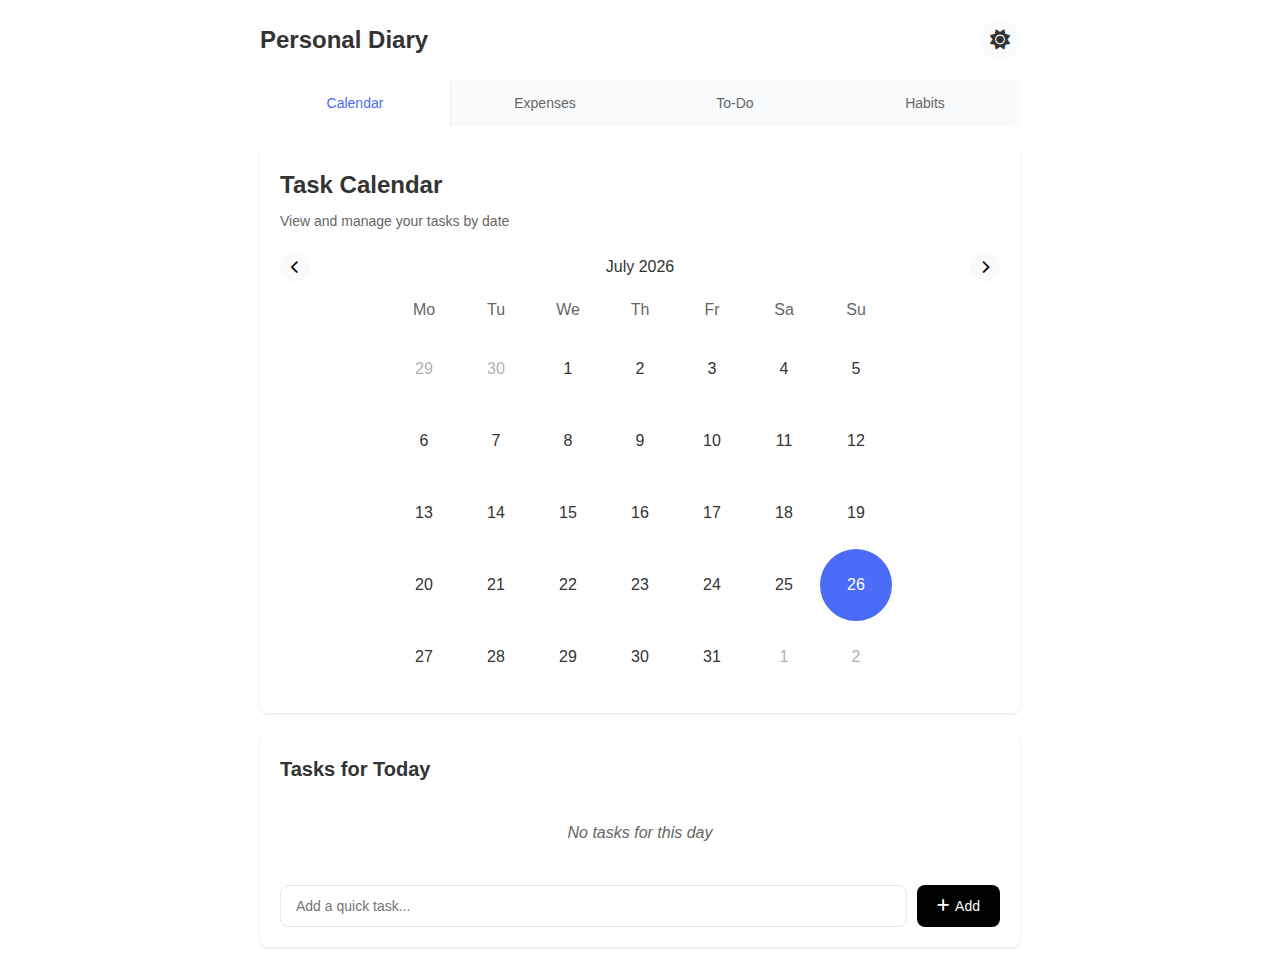
<file: index.html>
<!DOCTYPE html>
<html lang="en">
  <head>
    <meta charset="UTF-8" />
    <meta name="viewport" content="width=device-width, initial-scale=1.0" />
    <title>Personal Diary</title>
    <link rel="stylesheet" href="css/global.css" />
    <link rel="stylesheet" href="css/todo.css" />
    <link
      rel="stylesheet"
      href="https://cdnjs.cloudflare.com/ajax/libs/font-awesome/6.4.0/css/all.min.css"
    />
  </head>
  <body>
    <div class="app">
      <header class="header">
        <h1 class="header__title">Personal Diary</h1>
        <button class="header__theme-toggle" id="themeToggle">
          <i class="fas fa-sun"></i>
        </button>
      </header>

      <nav class="tabs">
        <a href="index.html" class="tabs__button tabs__button--active"
          >Calendar</a
        >
        <a href="expenses.html" class="tabs__button">Expenses</a>
        <a href="todo.html" class="tabs__button">To-Do</a>
        <a href="habits.html" class="tabs__button">Habits</a>
      </nav>

      <main class="content">
        <!-- Task Calendar Page -->
        <section class="page-content">
          <div class="task-calendar task-calendar--full">
            <h2 class="task-calendar__title">Task Calendar</h2>
            <p class="task-calendar__subtitle">
              View and manage your tasks by date
            </p>

            <div class="task-calendar__header">
              <button class="task-calendar__control" id="prevCalendarMonth">
                <i class="fas fa-chevron-left"></i>
              </button>
              <h3 class="task-calendar__month" id="taskCalendarMonth">
                March 2025
              </h3>
              <button class="task-calendar__control" id="nextCalendarMonth">
                <i class="fas fa-chevron-right"></i>
              </button>
            </div>

            <div class="task-calendar__weekdays">
              <div class="task-calendar__weekday">Mo</div>
              <div class="task-calendar__weekday">Tu</div>
              <div class="task-calendar__weekday">We</div>
              <div class="task-calendar__weekday">Th</div>
              <div class="task-calendar__weekday">Fr</div>
              <div class="task-calendar__weekday">Sa</div>
              <div class="task-calendar__weekday">Su</div>
            </div>

            <div class="task-calendar__days" id="taskCalendarDays">
              <!-- Days will be generated by JavaScript -->
            </div>
          </div>

          <div class="day-tasks">
            <h3 class="day-tasks__title">
              Tasks for <span id="selectedDate">Today</span>
            </h3>
            <div class="day-tasks__list" id="dayTasksList">
              <!-- Tasks will be generated by JavaScript -->
            </div>
            <div class="day-tasks__form">
              <input
                type="text"
                class="day-tasks__input"
                id="quickTaskInput"
                placeholder="Add a quick task..."
              />
              <button class="day-tasks__add-btn" id="quickAddTaskBtn">
                <i class="fas fa-plus"></i> Add
              </button>
            </div>
          </div>

          <!-- Task Modal -->
          <div class="modal" id="taskModal">
            <div class="modal__content">
              <div class="modal__header">
                <h3 class="modal__title">Add Task</h3>
                <button class="modal__close" id="closeTaskModal">
                  &times;
                </button>
              </div>
              <div class="modal__body">
                <form id="taskForm">
                  <div class="form-group">
                    <label for="taskTitle">Task</label>
                    <input
                      type="text"
                      id="taskTitle"
                      class="form-control"
                      placeholder="Enter task title"
                    />
                  </div>
                  <div class="form-group">
                    <label for="taskCategory">Category</label>
                    <select id="taskCategory" class="form-control">
                      <option value="work">Work</option>
                      <option value="personal">Personal</option>
                      <option value="health">Health</option>
                    </select>
                  </div>
                  <div class="form-group">
                    <label for="taskDueDate">Due Date</label>
                    <input type="date" id="taskDueDate" class="form-control" />
                  </div>
                  <div class="form-group">
                    <label for="taskPriority">Priority</label>
                    <select id="taskPriority" class="form-control">
                      <option value="low">Low</option>
                      <option value="medium">Medium</option>
                      <option value="high">High</option>
                    </select>
                  </div>
                  <button type="submit" class="form-submit">Save Task</button>
                </form>
              </div>
            </div>
          </div>
        </section>
      </main>
    </div>

    <script src="js/storage.js" type="module"></script>
    <script src="js/calendar.js" type="module"></script>
    <script src="js/page-init.js" type="module"></script>
  </body>
</html>
</file>
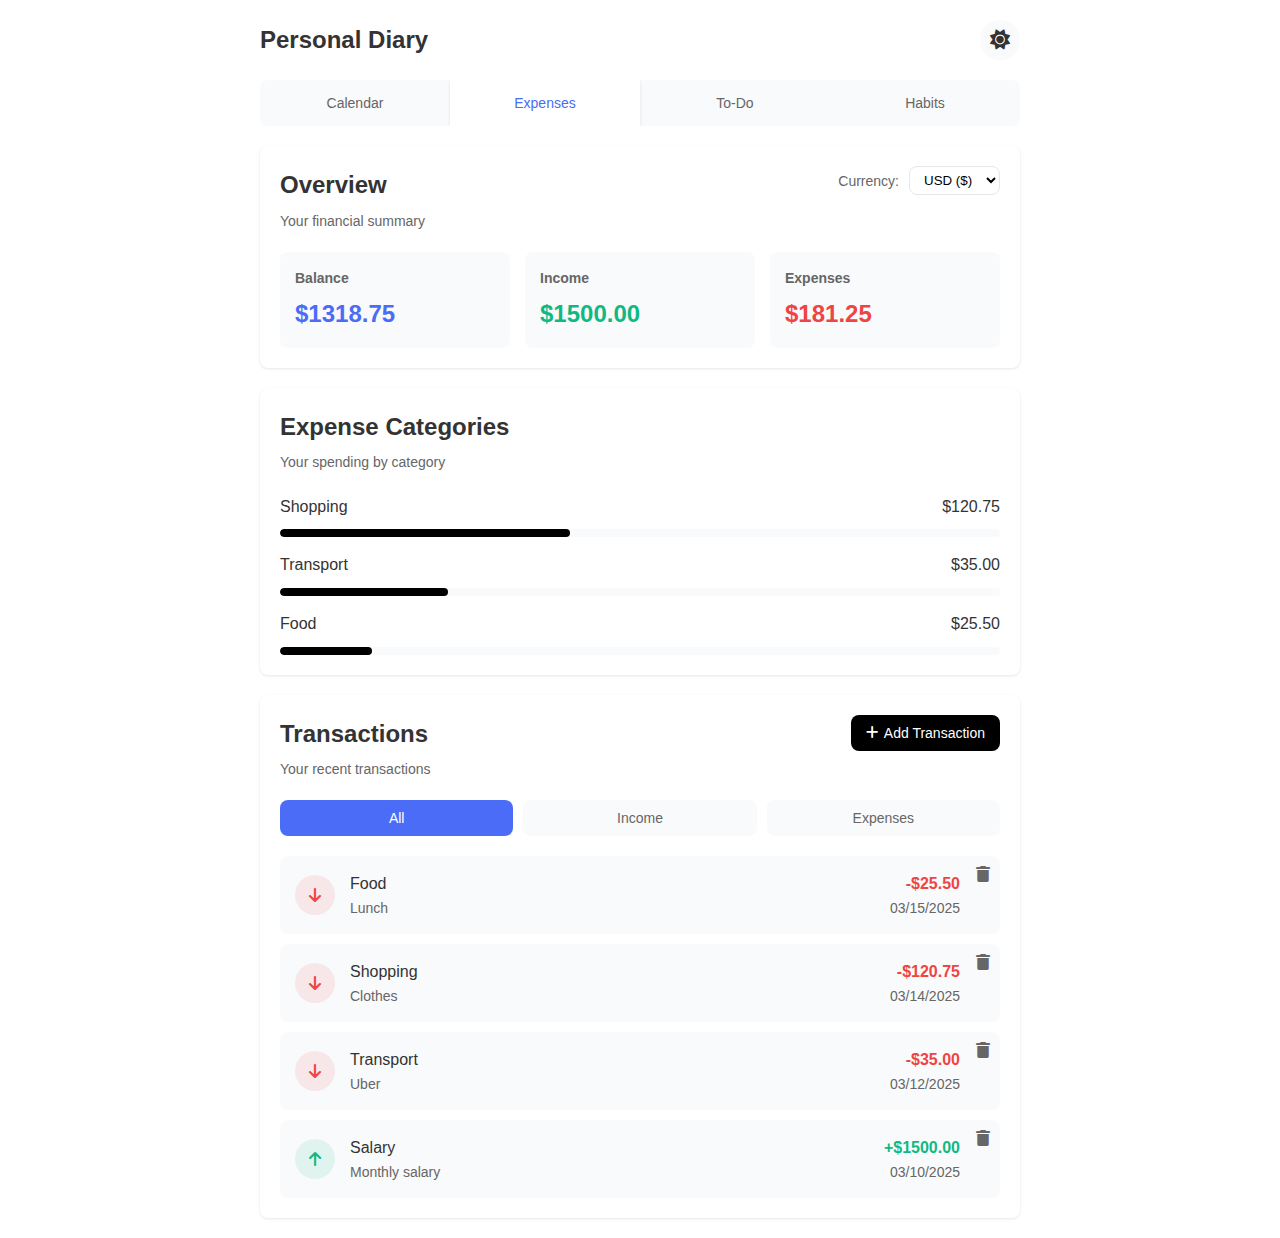
<file: expenses.html>
<!DOCTYPE html>
<html lang="en">
  <head>
    <meta charset="UTF-8" />
    <meta name="viewport" content="width=device-width, initial-scale=1.0" />
    <title>Personal Diary - Expenses</title>
    <link rel="stylesheet" href="./css/global.css" />
    <link rel="stylesheet" href="./css/expenses.css" />
    <link
      rel="stylesheet"
      href="https://cdnjs.cloudflare.com/ajax/libs/font-awesome/6.4.0/css/all.min.css"
    />
  </head>
  <body>
    <div class="app">
      <header class="header">
        <h1 class="header__title">Personal Diary</h1>
        <button class="header__theme-toggle" id="themeToggle">
          <i class="fas fa-sun"></i>
        </button>
      </header>

      <nav class="tabs">
        <a href="index.html" class="tabs__button">Calendar</a>
        <a href="expenses.html" class="tabs__button tabs__button--active"
          >Expenses</a
        >
        <a href="todo.html" class="tabs__button">To-Do</a>
        <a href="habits.html" class="tabs__button">Habits</a>
      </nav>

      <main class="content">
        <!-- Expenses Page -->
        <section class="page-content">
          <div class="overview">
            <div class="overview__header">
              <div>
                <h2 class="overview__title">Overview</h2>
                <p class="overview__subtitle">Your financial summary</p>
              </div>
              <div class="currency-selector">
                <label for="currencySelect">Currency:</label>
                <select id="currencySelect" class="currency-selector__dropdown">
                  <option value="USD">USD ($)</option>
                  <option value="EUR">EUR (€)</option>
                  <option value="UAH">UAH (₴)</option>
                </select>
              </div>
            </div>
            <div class="overview__stats">
              <div class="overview__stat">
                <h3 class="overview__stat-title">Balance</h3>
                <p
                  class="overview__stat-value overview__stat-value--balance"
                  id="balanceValue"
                >
                  $1318.75
                </p>
              </div>
              <div class="overview__stat">
                <h3 class="overview__stat-title">Income</h3>
                <p
                  class="overview__stat-value overview__stat-value--income"
                  id="incomeValue"
                >
                  $1500.00
                </p>
              </div>
              <div class="overview__stat">
                <h3 class="overview__stat-title">Expenses</h3>
                <p
                  class="overview__stat-value overview__stat-value--expense"
                  id="expenseValue"
                >
                  $181.25
                </p>
              </div>
            </div>
          </div>

          <div class="categories">
            <h2 class="categories__title">Expense Categories</h2>
            <p class="categories__subtitle">Your spending by category</p>
            <div class="categories__list" id="expenseCategories">
              <!-- Categories will be generated by JavaScript -->
            </div>
          </div>

          <div class="transactions">
            <div class="transactions__header">
              <div>
                <h2 class="transactions__title">Transactions</h2>
                <p class="transactions__subtitle">Your recent transactions</p>
              </div>
              <button class="transactions__add-btn" id="addTransactionBtn">
                <i class="fas fa-plus"></i> Add Transaction
              </button>
            </div>
            <div class="transactions__filters">
              <button
                class="transactions__filter transactions__filter--active"
                data-filter="all"
              >
                All
              </button>
              <button class="transactions__filter" data-filter="income">
                Income
              </button>
              <button class="transactions__filter" data-filter="expense">
                Expenses
              </button>
            </div>
            <div class="transactions__list" id="transactionsList">
              <!-- Transactions will be generated by JavaScript -->
            </div>
          </div>

          <!-- Transaction Modal -->
          <div class="modal" id="transactionModal">
            <div class="modal__content">
              <div class="modal__header">
                <h3 class="modal__title">Add Transaction</h3>
                <button class="modal__close" id="closeTransactionModal">
                  &times;
                </button>
              </div>
              <div class="modal__body">
                <form id="transactionForm">
                  <div class="form-group">
                    <label for="transactionType">Type</label>
                    <select id="transactionType" class="form-control">
                      <option value="income">Income</option>
                      <option value="expense">Expense</option>
                    </select>
                  </div>
                  <div class="form-group">
                    <label for="transactionCategory">Category</label>
                    <input
                      type="text"
                      id="transactionCategory"
                      class="form-control"
                      placeholder="e.g., Food, Transport"
                    />
                  </div>
                  <div class="form-group">
                    <label for="transactionDescription">Description</label>
                    <input
                      type="text"
                      id="transactionDescription"
                      class="form-control"
                      placeholder="e.g., Lunch, Uber"
                    />
                  </div>
                  <div class="form-group">
                    <label for="transactionAmount">Amount</label>
                    <input
                      type="number"
                      id="transactionAmount"
                      class="form-control"
                      step="0.01"
                      placeholder="0.00"
                    />
                  </div>
                  <div class="form-group">
                    <label for="transactionDate">Date</label>
                    <input
                      type="date"
                      id="transactionDate"
                      class="form-control"
                    />
                  </div>
                  <button type="submit" class="form-submit">
                    Save Transaction
                  </button>
                </form>
              </div>
            </div>
          </div>
        </section>
      </main>
    </div>

    <script src="js/storage.js" type="module"></script>
    <script src="js/expenses.js" type="module"></script>
    <script src="js/page-init.js" type="module"></script>
  </body>
</html>
</file>
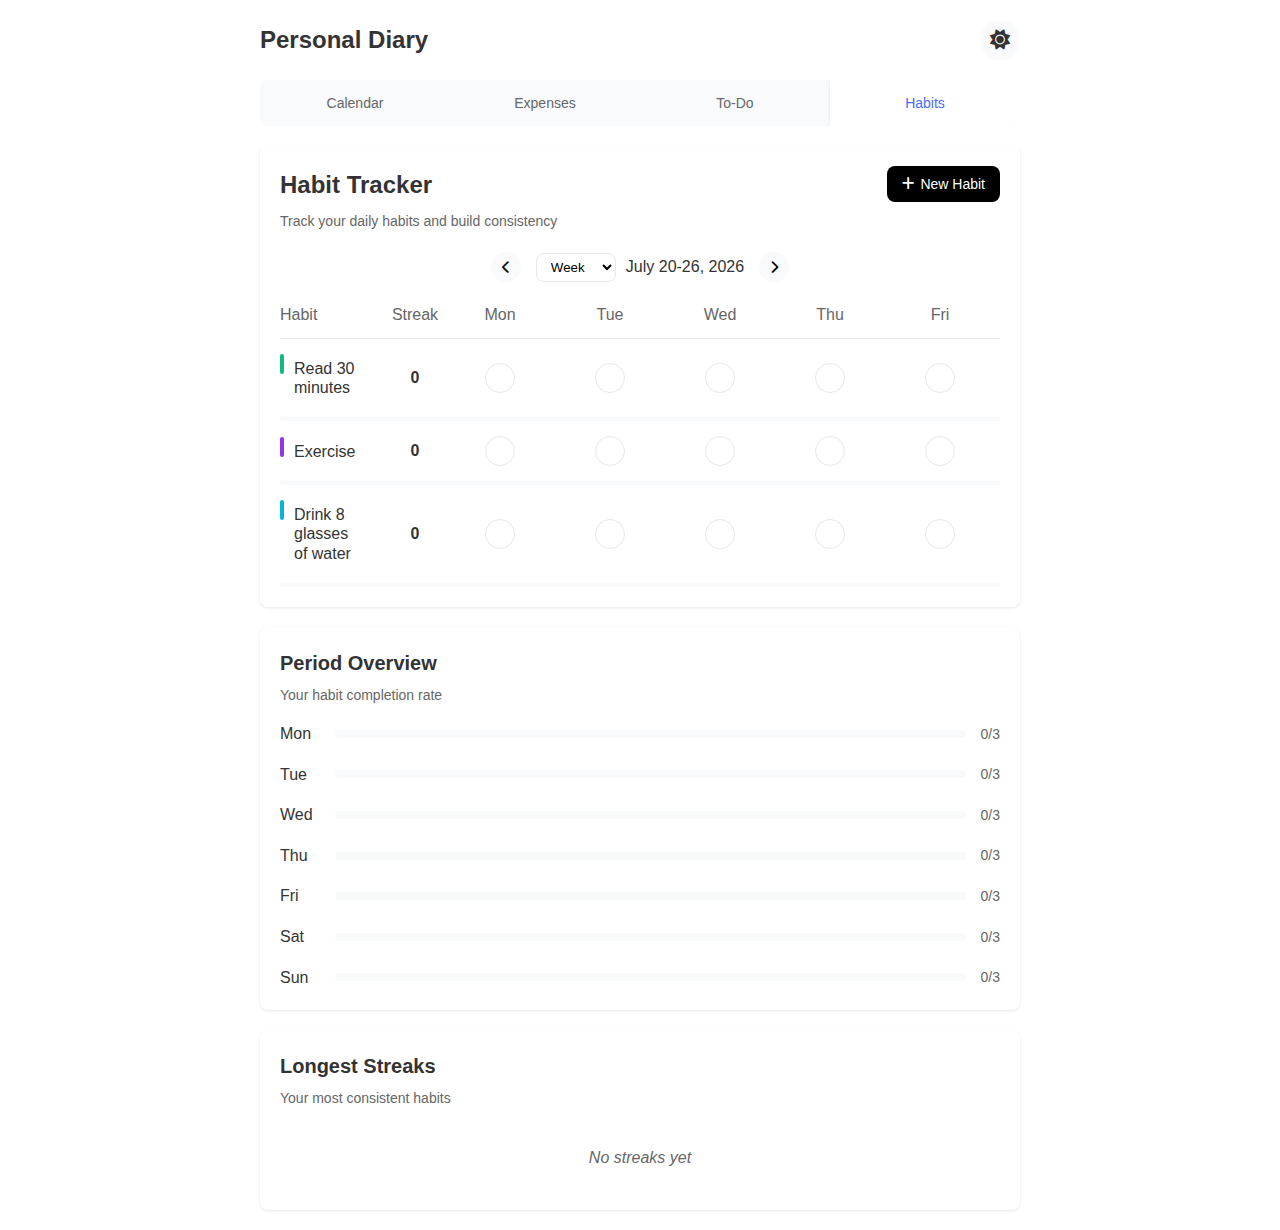
<file: habits.html>
<!DOCTYPE html>
<html lang="en">
  <head>
    <meta charset="UTF-8" />
    <meta name="viewport" content="width=device-width, initial-scale=1.0" />
    <title>Personal Diary - Habits</title>
    <link rel="stylesheet" href="./css/global.css" />
    <link rel="stylesheet" href="./css/habits.css" />
    <link
      rel="stylesheet"
      href="https://cdnjs.cloudflare.com/ajax/libs/font-awesome/6.4.0/css/all.min.css"
    />
  </head>
  <body>
    <div class="app">
      <header class="header">
        <h1 class="header__title">Personal Diary</h1>
        <button class="header__theme-toggle" id="themeToggle">
          <i class="fas fa-sun"></i>
        </button>
      </header>

      <nav class="tabs">
        <a href="index.html" class="tabs__button">Calendar</a>
        <a href="expenses.html" class="tabs__button">Expenses</a>
        <a href="todo.html" class="tabs__button">To-Do</a>
        <a href="habits.html" class="tabs__button tabs__button--active"
          >Habits</a
        >
      </nav>

      <main class="content">
        <!-- Habits Page -->
        <section class="page-content">
          <div class="habit-tracker">
            <div class="habit-tracker__header">
              <div>
                <h2 class="habit-tracker__title">Habit Tracker</h2>
                <p class="habit-tracker__subtitle">
                  Track your daily habits and build consistency
                </p>
              </div>
              <button class="habit-tracker__add-btn" id="addHabitBtn">
                <i class="fas fa-plus"></i> New Habit
              </button>
            </div>

            <div class="habit-tracker__period">
              <button class="habit-tracker__period-btn" id="prevPeriodBtn">
                <i class="fas fa-chevron-left"></i>
              </button>
              <div class="habit-tracker__period-select">
                <select id="periodType" class="habit-tracker__period-dropdown">
                  <option value="week">Week</option>
                  <option value="month">Month</option>
                </select>
                <span id="currentPeriod">October 15-21, 2023</span>
              </div>
              <button class="habit-tracker__period-btn" id="nextPeriodBtn">
                <i class="fas fa-chevron-right"></i>
              </button>
            </div>

            <div class="habit-tracker__table">
              <div class="habit-tracker__table-header" id="habitTableHeader">
                <div
                  class="habit-tracker__header-cell habit-tracker__header-cell--habit"
                >
                  Habit
                </div>
                <div
                  class="habit-tracker__header-cell habit-tracker__header-cell--streak"
                >
                  Streak
                </div>
                <!-- Day headers will be generated by JavaScript -->
              </div>
              <div class="habit-tracker__habits" id="habitsList">
                <!-- Habits will be generated by JavaScript -->
              </div>
            </div>
          </div>

          <div class="weekly-overview">
            <h2 class="weekly-overview__title">Period Overview</h2>
            <p class="weekly-overview__subtitle">Your habit completion rate</p>
            <div class="weekly-overview__stats" id="weeklyOverview">
              <!-- Weekly stats will be generated by JavaScript -->
            </div>
          </div>

          <div class="longest-streaks">
            <h2 class="longest-streaks__title">Longest Streaks</h2>
            <p class="longest-streaks__subtitle">Your most consistent habits</p>
            <div class="longest-streaks__list" id="longestStreaksList">
              <!-- Longest streaks will be generated by JavaScript -->
            </div>
          </div>

          <!-- Habit Modal -->
          <div class="modal" id="habitModal">
            <div class="modal__content">
              <div class="modal__header">
                <h3 class="modal__title">Add New Habit</h3>
                <button class="modal__close" id="closeHabitModal">
                  &times;
                </button>
              </div>
              <div class="modal__body">
                <form id="habitForm">
                  <div class="form-group">
                    <label for="habitName">Habit Name</label>
                    <input
                      type="text"
                      id="habitName"
                      class="form-control"
                      placeholder="e.g., Morning Meditation"
                    />
                  </div>
                  <div class="form-group">
                    <label for="habitColor">Color</label>
                    <select id="habitColor" class="form-control">
                      <option value="blue">Blue</option>
                      <option value="green">Green</option>
                      <option value="purple">Purple</option>
                      <option value="teal">Teal</option>
                    </select>
                  </div>
                  <div class="form-group">
                    <label>Days of the Week</label>
                    <div class="checkbox-group">
                      <label
                        ><input
                          type="checkbox"
                          name="habitDays"
                          value="mon"
                          checked
                        />
                        Monday</label
                      >
                      <label
                        ><input
                          type="checkbox"
                          name="habitDays"
                          value="tue"
                          checked
                        />
                        Tuesday</label
                      >
                      <label
                        ><input
                          type="checkbox"
                          name="habitDays"
                          value="wed"
                          checked
                        />
                        Wednesday</label
                      >
                      <label
                        ><input
                          type="checkbox"
                          name="habitDays"
                          value="thu"
                          checked
                        />
                        Thursday</label
                      >
                      <label
                        ><input
                          type="checkbox"
                          name="habitDays"
                          value="fri"
                          checked
                        />
                        Friday</label
                      >
                      <label
                        ><input type="checkbox" name="habitDays" value="sat" />
                        Saturday</label
                      >
                      <label
                        ><input type="checkbox" name="habitDays" value="sun" />
                        Sunday</label
                      >
                    </div>
                  </div>
                  <button type="submit" class="form-submit">Save Habit</button>
                </form>
              </div>
            </div>
          </div>
        </section>
      </main>
    </div>

    <script src="js/storage.js" type="module"></script>
    <script src="js/habits.js" type="module"></script>
    <script src="js/page-init.js" type="module"></script>
  </body>
</html>
</file>
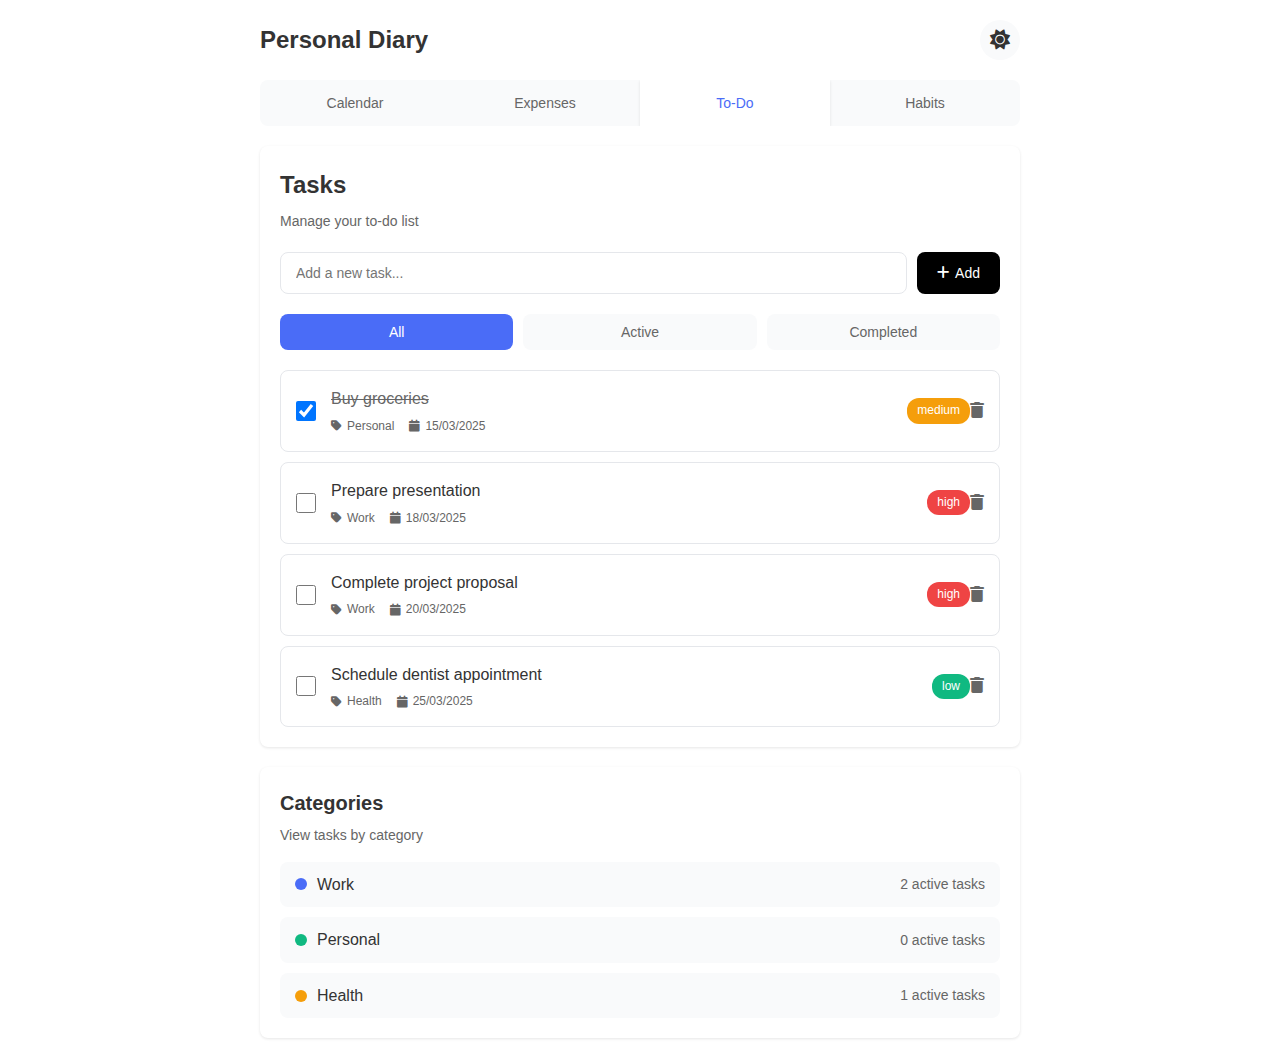
<file: todo.html>
<!DOCTYPE html>
<html lang="en">
  <head>
    <meta charset="UTF-8" />
    <meta name="viewport" content="width=device-width, initial-scale=1.0" />
    <title>Personal Diary - To-Do</title>
    <link rel="stylesheet" href="./css/global.css" />
    <link rel="stylesheet" href="./css/todo.css" />
    <link
      rel="stylesheet"
      href="https://cdnjs.cloudflare.com/ajax/libs/font-awesome/6.4.0/css/all.min.css"
    />
  </head>
  <body>
    <div class="app">
      <header class="header">
        <h1 class="header__title">Personal Diary</h1>
        <button class="header__theme-toggle" id="themeToggle">
          <i class="fas fa-sun"></i>
        </button>
      </header>

      <nav class="tabs">
        <a href="index.html" class="tabs__button">Calendar</a>
        <a href="expenses.html" class="tabs__button">Expenses</a>
        <a href="todo.html" class="tabs__button tabs__button--active">To-Do</a>
        <a href="habits.html" class="tabs__button">Habits</a>
      </nav>

      <main class="content">
        <!-- To-Do Page -->
        <section class="page-content">
          <div class="tasks">
            <h2 class="tasks__title">Tasks</h2>
            <p class="tasks__subtitle">Manage your to-do list</p>

            <div class="tasks__form">
              <input
                type="text"
                class="tasks__input"
                id="taskInput"
                placeholder="Add a new task..."
              />
              <button class="tasks__add-btn" id="addTaskBtn">
                <i class="fas fa-plus"></i> Add
              </button>
            </div>

            <div class="tasks__filters">
              <button
                class="tasks__filter tasks__filter--active"
                data-filter="all"
              >
                All
              </button>
              <button class="tasks__filter" data-filter="active">Active</button>
              <button class="tasks__filter" data-filter="completed">
                Completed
              </button>
            </div>

            <div class="tasks__list" id="tasksList">
              <!-- Tasks will be generated by JavaScript -->
            </div>
          </div>

          <div class="task-categories">
            <h2 class="task-categories__title">Categories</h2>
            <p class="task-categories__subtitle">View tasks by category</p>

            <div class="task-categories__list" id="categoriesList">
              <!-- Categories will be generated by JavaScript -->
            </div>
          </div>

          <!-- Task Modal -->
          <div class="modal" id="taskModal">
            <div class="modal__content">
              <div class="modal__header">
                <h3 class="modal__title">Add Task</h3>
                <button class="modal__close" id="closeTaskModal">
                  &times;
                </button>
              </div>
              <div class="modal__body">
                <form id="taskForm">
                  <div class="form-group">
                    <label for="taskTitle">Task</label>
                    <input
                      type="text"
                      id="taskTitle"
                      class="form-control"
                      placeholder="Enter task title"
                    />
                  </div>
                  <div class="form-group">
                    <label for="taskCategory">Category</label>
                    <select id="taskCategory" class="form-control">
                      <option value="work">Work</option>
                      <option value="personal">Personal</option>
                      <option value="health">Health</option>
                    </select>
                  </div>
                  <div class="form-group">
                    <label for="taskDueDate">Due Date</label>
                    <input type="date" id="taskDueDate" class="form-control" />
                  </div>
                  <div class="form-group">
                    <label for="taskPriority">Priority</label>
                    <select id="taskPriority" class="form-control">
                      <option value="low">Low</option>
                      <option value="medium">Medium</option>
                      <option value="high">High</option>
                    </select>
                  </div>
                  <button type="submit" class="form-submit">Save Task</button>
                </form>
              </div>
            </div>
          </div>
        </section>
      </main>
    </div>

    <script src="js/storage.js" type="module"></script>
    <script src="js/todo.js" type="module"></script>
    <script src="js/page-init.js" type="module"></script>
  </body>
</html>
</file>
<file: css/global.css>
:root {
  --primary-color: #4a6cf7;
  --success-color: #10b981;
  --warning-color: #f59e0b;
  --danger-color: #ef4444;
  --habits-purple-color: #9333ea;
  --habits-teal-color: #06b6d4;
  --text-color: #333;
  --text-secondary: #666;
  --background-color: #fff;
  --white-color: #fff;
  --black-color: #000;
  --background-secondary: #f9fafb;
  --border-color: #e5e7eb;
  --shadow: 0 1px 3px rgba(0, 0, 0, 0.1);
  --radius: 8px;
  --transition: all 0.3s ease;
}

.dark {
  --text-color: #f9fafb;
  --text-secondary: #d1d5db;
  --background-color: #111827;
  --background-secondary: #1f2937;
  --border-color: #374151;
  --shadow: 0 1px 3px rgba(255, 255, 255, 0.1);
}

body.dark .habit-tracker__period-dropdown,
body.dark .currency-selector__dropdown {
  background-color: var(--background-secondary);
  color: var(--text-primary);
}

* {
  margin: 0;
  padding: 0;
  box-sizing: border-box;
}

body {
  font-family: "Segoe UI", Tahoma, Geneva, Verdana, sans-serif;
  color: var(--text-color);
  background-color: var(--background-color);
  line-height: 1.6;
  transition: var(--transition);
}

.app {
  max-width: 800px;
  margin: 0 auto;
  padding: 20px;
}

.header {
  display: flex;
  justify-content: space-between;
  align-items: center;
  margin-bottom: 20px;
}

.header__title {
  font-size: 24px;
  font-weight: 700;
}

.header__theme-toggle {
  background: none;
  border: none;
  font-size: 20px;
  cursor: pointer;
  color: var(--text-color);
  width: 40px;
  height: 40px;
  border-radius: 50%;
  display: flex;
  align-items: center;
  justify-content: center;
  background-color: var(--background-secondary);
}

.tabs {
  display: flex;
  background-color: var(--background-secondary);
  border-radius: var(--radius);
  margin-bottom: 20px;
  overflow: hidden;
}

.tabs__button {
  flex: 1;
  padding: 12px;
  border: none;
  background: none;
  cursor: pointer;
  font-size: 14px;
  font-weight: 500;
  color: var(--text-secondary);
  transition: var(--transition);
  text-align: center;
  text-decoration: none;
}

.tabs__button--active {
  color: var(--primary-color);
  background-color: var(--background-color);
  box-shadow: var(--shadow);
}

.page-content {
  display: block;
}

.empty-state {
  text-align: center;
  padding: 20px;
  color: var(--text-secondary);
  font-style: italic;
}

/* Modal */
.modal {
  display: none;
  position: fixed;
  top: 0;
  left: 0;
  width: 100%;
  height: 100%;
  background-color: rgba(0, 0, 0, 0.5);
  z-index: 1000;
  justify-content: center;
  align-items: center;
}

.modal__content {
  background-color: var(--background-color);
  border-radius: var(--radius);
  width: 90%;
  max-width: 500px;
  box-shadow: 0 4px 6px rgba(0, 0, 0, 0.1);
  overflow: hidden;
}

.modal__header {
  display: flex;
  justify-content: space-between;
  align-items: center;
  padding: 15px 20px;
  border-bottom: 1px solid var(--border-color);
}

.modal__title {
  font-size: 18px;
  font-weight: 600;
}

.modal__close {
  background: none;
  border: none;
  font-size: 24px;
  cursor: pointer;
  color: var(--text-secondary);
}

.modal__body {
  padding: 20px;
}

/* Form elements */
.form-group {
  margin-bottom: 15px;
}

.form-group label {
  display: block;
  margin-bottom: 5px;
  font-weight: 500;
  color: var(--text-secondary);
}

.form-control {
  width: 100%;
  padding: 10px 12px;
  border: 1px solid var(--border-color);
  border-radius: var(--radius);
  font-size: 14px;
  color: var(--text-color);
  background-color: var(--background-color);
}

.form-submit {
  width: 100%;
  padding: 12px;
  background-color: var(--primary-color);
  color: var(--background-color);
  border: none;
  border-radius: var(--radius);
  font-size: 14px;
  font-weight: 500;
  cursor: pointer;
  transition: var(--transition);
}

.form-submit:hover {
  opacity: 0.9;
}

.checkbox-group {
  display: grid;
  grid-template-columns: repeat(2, 1fr);
  gap: 10px;
}

.checkbox-group label {
  display: flex;
  align-items: center;
  gap: 5px;
  font-weight: normal;
}
</file>
<file: css/todo.css>
.tasks {
  background-color: var(--background-color);
  border-radius: var(--radius);
  padding: 20px;
  margin-bottom: 20px;
  box-shadow: var(--shadow);
}

.tasks__title {
  font-size: 24px;
  font-weight: 700;
  margin-bottom: 5px;
}

.tasks__subtitle {
  color: var(--text-secondary);
  font-size: 14px;
  margin-bottom: 20px;
}

.tasks__form {
  display: flex;
  gap: 10px;
  margin-bottom: 20px;
}

.tasks__input {
  flex: 1;
  padding: 12px 15px;
  border: 1px solid var(--border-color);
  border-radius: var(--radius);
  font-size: 14px;
}

.tasks__add-btn {
  padding: 12px 20px;
  background-color: var(--black-color);
  color: var(--white-color);
  border: none;
  border-radius: var(--radius);
  font-size: 14px;
  font-weight: 500;
  cursor: pointer;
  display: flex;
  align-items: center;
  gap: 5px;
}

.tasks__filters {
  display: flex;
  gap: 10px;
  margin-bottom: 20px;
}

.tasks__filter {
  flex: 1;
  padding: 10px 15px;
  background-color: var(--background-secondary);
  border: none;
  border-radius: var(--radius);
  font-size: 14px;
  cursor: pointer;
  color: var(--text-secondary);
  text-align: center;
}

.tasks__filter--active {
  background-color: var(--primary-color);
  color: var(--white-color);
}

.tasks__list {
  display: flex;
  flex-direction: column;
  gap: 10px;
}

.task-item {
  display: flex;
  align-items: center;
  padding: 15px;
  border: 1px solid var(--border-color);
  border-radius: var(--radius);
  background-color: var(--background-color);
}

.task-item--completed .task-item__title {
  text-decoration: line-through;
  color: var(--text-secondary);
}

.task-item__checkbox {
  margin-right: 15px;
  width: 20px;
  height: 20px;
  cursor: pointer;
}

.task-item__content {
  flex: 1;
}

.task-item__title {
  font-weight: 500;
  margin-bottom: 5px;
}

.task-item__details {
  display: flex;
  gap: 15px;
  font-size: 12px;
  color: var(--text-secondary);
}

.task-item__category {
  display: flex;
  align-items: center;
  gap: 5px;
}

.task-item__date {
  display: flex;
  align-items: center;
  gap: 5px;
}

.task-item__priority {
  padding: 3px 10px;
  border-radius: 12px;
  font-size: 12px;
  font-weight: 500;
  color: var(--white-color);
}

.task-item__priority--high {
  background-color: var(--danger-color);
}

.task-item__priority--medium {
  background-color: var(--warning-color);
}

.task-item__priority--low {
  background-color: var(--success-color);
}

.task-item__actions {
  display: flex;
  gap: 10px;
}

.task-item__action {
  background: none;
  border: none;
  cursor: pointer;
  color: var(--text-secondary);
  font-size: 16px;
}

.task-calendar {
  background-color: var(--background-color);
  border-radius: var(--radius);
  padding: 20px;
  margin-bottom: 20px;
  box-shadow: var(--shadow);
}

.task-calendar--full {
  margin-bottom: 20px;
}

.task-calendar__title {
  font-size: 24px;
  font-weight: 700;
  margin-bottom: 5px;
}

.task-calendar__subtitle {
  color: var(--text-secondary);
  font-size: 14px;
  margin-bottom: 20px;
}

.task-calendar__header {
  display: flex;
  justify-content: space-between;
  align-items: center;
  margin-bottom: 15px;
}

.task-calendar__month {
  font-size: 16px;
  font-weight: 500;
}

.task-calendar__control {
  background: none;
  border: none;
  cursor: pointer;
  width: 30px;
  height: 30px;
  display: flex;
  align-items: center;
  justify-content: center;
  border-radius: 50%;
  background-color: var(--background-secondary);
}

.task-calendar__weekdays {
  display: grid;
  grid-template-columns: repeat(7, 10%);
  text-align: center;
  justify-content: center;
  font-weight: 500;
  color: var(--text-secondary);
  margin-bottom: 10px;
}

.task-calendar__days {
  display: grid;
  grid-template-columns: repeat(7, 10%);
  justify-content: center;
}

.task-calendar__day {
  aspect-ratio: 1;
  display: flex;
  align-items: center;
  justify-content: center;
  border-radius: 50%;
  cursor: pointer;
  position: relative;
}

.task-calendar__day--other-month {
  color: var(--text-secondary);
  opacity: 0.5;
}

.task-calendar__day--today {
  background-color: var(--primary-color);
  color: var(--white-color);
}

.task-calendar__day--selected {
  border: 2px solid var(--primary-color);
}

.task-calendar__day--has-tasks::after {
  content: "";
  position: absolute;
  bottom: 3px;
  width: 4px;
  height: 4px;
  background-color: var(--primary-color);
  border-radius: 50%;
}

.day-tasks {
  background-color: var(--background-color);
  border-radius: var(--radius);
  padding: 20px;
  box-shadow: var(--shadow);
}

.day-tasks__title {
  font-size: 20px;
  font-weight: 600;
  margin-bottom: 15px;
}

.day-tasks__list {
  display: flex;
  flex-direction: column;
  gap: 10px;
  margin-bottom: 20px;
  max-height: 400px;
  overflow-y: auto;
}

.day-tasks__form {
  display: flex;
  gap: 10px;
}

.day-tasks__input {
  flex: 1;
  padding: 12px 15px;
  border: 1px solid var(--border-color);
  border-radius: var(--radius);
  font-size: 14px;
}

.day-tasks__add-btn {
  padding: 12px 20px;
  background-color: var(--black-color);
  color: var(--white-color);
  border: none;
  border-radius: var(--radius);
  font-size: 14px;
  font-weight: 500;
  cursor: pointer;
  display: flex;
  align-items: center;
  gap: 5px;
}

.task-categories {
  background-color: var(--background-color);
  border-radius: var(--radius);
  padding: 20px;
  box-shadow: var(--shadow);
}

.task-categories__title {
  font-size: 20px;
  font-weight: 600;
  margin-bottom: 5px;
}

.task-categories__subtitle {
  color: var(--text-secondary);
  font-size: 14px;
  margin-bottom: 15px;
}

.task-categories__list {
  display: flex;
  flex-direction: column;
  gap: 10px;
}

.category-item {
  border-radius: var(--radius);
  background-color: var(--background-secondary);
  overflow: hidden;
}

.category-item__header {
  display: flex;
  justify-content: space-between;
  align-items: center;
  padding: 10px 15px;
  cursor: pointer;
}

.category-item__name {
  display: flex;
  align-items: center;
  gap: 10px;
}

.category-item__color {
  width: 12px;
  height: 12px;
  border-radius: 50%;
}

.category-item__color--work {
  background-color: var(--primary-color);
}

.category-item__color--personal {
  background-color: var(--success-color);
}

.category-item__color--health {
  background-color: var(--warning-color);
}

.category-item__count {
  font-size: 14px;
  color: var(--text-secondary);
}

.category-item__tasks {
  display: none;
  padding: 0 15px 15px;
}

.category-item__tasks--visible {
  display: block;
}

.category-task {
  display: flex;
  align-items: center;
  padding: 10px;
  border-bottom: 1px solid var(--border-color);
}

.category-task:last-child {
  border-bottom: none;
}

.category-task__checkbox {
  margin-right: 10px;
}

.category-task__title {
  flex: 1;
  font-size: 14px;
}

.category-task--completed .category-task__title {
  text-decoration: line-through;
  color: var(--text-secondary);
}

.category-task__date {
  font-size: 12px;
  color: var(--text-secondary);
  margin-right: 10px;
}
</file>
<file: css/expenses.css>
.overview {
  background-color: var(--background-color);
  border-radius: var(--radius);
  padding: 20px;
  margin-bottom: 20px;
  box-shadow: var(--shadow);
}

.overview__header {
  display: flex;
  justify-content: space-between;
  align-items: flex-start;
  margin-bottom: 20px;
}

.overview__title {
  font-size: 24px;
  font-weight: 700;
  margin-bottom: 5px;
}

.overview__subtitle {
  color: var(--text-secondary);
  font-size: 14px;
}

.currency-selector {
  display: flex;
  align-items: center;
  gap: 10px;
}

.currency-selector label {
  font-size: 14px;
  color: var(--text-secondary);
}

.currency-selector__dropdown {
  padding: 5px 10px;
  border: 1px solid var(--border-color);
  border-radius: var(--radius);
  background-color: var(--background-color);
}

.overview__stats {
  display: flex;
  justify-content: space-between;
  gap: 15px;
}

.overview__stat {
  flex: 1;
  padding: 15px;
  border-radius: var(--radius);
  background-color: var(--background-secondary);
}

.overview__stat-title {
  font-size: 14px;
  color: var(--text-secondary);
  margin-bottom: 5px;
}

.overview__stat-value {
  font-size: 24px;
  font-weight: 700;
}

.overview__stat-value--balance {
  color: var(--primary-color);
}

.overview__stat-value--income {
  color: var(--success-color);
}

.overview__stat-value--expense {
  color: var(--danger-color);
}

.categories {
  background-color: var(--background-color);
  border-radius: var(--radius);
  padding: 20px;
  margin-bottom: 20px;
  box-shadow: var(--shadow);
}

.categories__title {
  font-size: 24px;
  font-weight: 700;
  margin-bottom: 5px;
}

.categories__subtitle {
  color: var(--text-secondary);
  font-size: 14px;
  margin-bottom: 20px;
}

.categories__list {
  display: flex;
  flex-direction: column;
  gap: 15px;
}

.category-bar {
  display: flex;
  flex-direction: column;
  gap: 5px;
}

.category-bar__header {
  display: flex;
  justify-content: space-between;
  margin-bottom: 5px;
}

.category-bar__name {
  font-weight: 500;
}

.category-bar__amount {
  font-weight: 500;
}

.category-bar__progress {
  height: 8px;
  background-color: var(--background-secondary);
  border-radius: 4px;
  overflow: hidden;
}

.category-bar__fill {
  height: 100%;
  border-radius: 4px;
}

.category-bar__fill--food {
  background-color: var(--black-color);
  width: 15%;
}

.category-bar__fill--transport {
  background-color: var(--black-color);
  width: 20%;
}

.category-bar__fill--shopping {
  background-color: var(--black-color);
  width: 65%;
}

.transactions {
  background-color: var(--background-color);
  border-radius: var(--radius);
  padding: 20px;
  box-shadow: var(--shadow);
}

.transactions__header {
  display: flex;
  justify-content: space-between;
  align-items: flex-start;
  margin-bottom: 20px;
}

.transactions__title {
  font-size: 24px;
  font-weight: 700;
  margin-bottom: 5px;
}

.transactions__subtitle {
  color: var(--text-secondary);
  font-size: 14px;
}

.transactions__add-btn {
  padding: 10px 15px;
  background-color: var(--black-color);
  color: var(--white-color);
  border: none;
  border-radius: var(--radius);
  font-size: 14px;
  font-weight: 500;
  cursor: pointer;
  display: flex;
  align-items: center;
  gap: 5px;
}

.transactions__filters {
  display: flex;
  gap: 10px;
  margin-bottom: 20px;
}

.transactions__filter {
  flex: 1;
  padding: 10px 15px;
  background-color: var(--background-secondary);
  border: none;
  border-radius: var(--radius);
  font-size: 14px;
  cursor: pointer;
  color: var(--text-secondary);
  text-align: center;
}

.transactions__filter--active {
  background-color: var(--primary-color);
  color: var(--white-color);
}

.transactions__list {
  display: flex;
  flex-direction: column;
  gap: 10px;
}

.transaction-item {
  display: flex;
  justify-content: space-between;
  align-items: center;
  padding: 15px;
  padding-right: 40px;
  border-radius: var(--radius);
  background-color: var(--background-secondary);
  position: relative;
}

.transaction-item__left {
  display: flex;
  align-items: center;
  gap: 15px;
}

.transaction-item__icon {
  width: 40px;
  height: 40px;
  border-radius: 50%;
  display: flex;
  align-items: center;
  justify-content: center;
  font-size: 16px;
}

.transaction-item__icon--expense {
  background-color: rgba(239, 68, 68, 0.1);
  color: var(--danger-color);
}

.transaction-item__icon--income {
  background-color: rgba(16, 185, 129, 0.1);
  color: var(--success-color);
}

.transaction-item__details {
  display: flex;
  flex-direction: column;
}

.transaction-item__category {
  font-weight: 500;
}

.transaction-item__description {
  font-size: 14px;
  color: var(--text-secondary);
}

.transaction-item__right {
  display: flex;
  flex-direction: column;
  align-items: flex-end;
}

.transaction-item__amount {
  font-weight: 600;
}

.transaction-item__amount--expense {
  color: var(--danger-color);
}

.transaction-item__amount--income {
  color: var(--success-color);
}

.transaction-item__date {
  font-size: 14px;
  color: var(--text-secondary);
}

.transaction-item__delete {
  position: absolute;
  right: 10px;
  top: 10px;
  background: none;
  border: none;
  color: var(--text-secondary);
  cursor: pointer;
  font-size: 16px;
}
</file>
<file: css/habits.css>
.habit-tracker {
  background-color: var(--background-color);
  border-radius: var(--radius);
  padding: 20px;
  margin-bottom: 20px;
  box-shadow: var(--shadow);
}

.habit-tracker__header {
  display: flex;
  justify-content: space-between;
  align-items: flex-start;
  margin-bottom: 20px;
}

.habit-tracker__title {
  font-size: 24px;
  font-weight: 700;
  margin-bottom: 5px;
}

.habit-tracker__subtitle {
  color: var(--text-secondary);
  font-size: 14px;
}

.habit-tracker__add-btn {
  padding: 10px 15px;
  background-color: var(--black-color);
  color: var(--white-color);
  border: none;
  border-radius: var(--radius);
  font-size: 14px;
  font-weight: 500;
  cursor: pointer;
  display: flex;
  align-items: center;
  gap: 5px;
}

.habit-tracker__period {
  display: flex;
  align-items: center;
  justify-content: center;
  margin-bottom: 20px;
}

.habit-tracker__period-btn {
  background: none;
  border: none;
  cursor: pointer;
  width: 30px;
  height: 30px;
  display: flex;
  align-items: center;
  justify-content: center;
  border-radius: 50%;
  background-color: var(--background-secondary);
}

.habit-tracker__period-select {
  display: flex;
  align-items: center;
  gap: 10px;
  margin: 0 15px;
}

.habit-tracker__period-dropdown {
  padding: 5px 10px;
  border: 1px solid var(--border-color);
  border-radius: var(--radius);
  background-color: var(--background-color);
}

.habit-tracker__table {
  width: 100%;
  overflow-x: auto;
}

.habit-tracker__table-header {
  display: grid;
  grid-template-columns: minmax(150px, 2fr) 0.5fr repeat(7, 1fr);
  gap: 10px;
  margin-bottom: 15px;
  padding-bottom: 10px;
  border-bottom: 1px solid var(--border-color);
}

.habit-tracker__header-cell {
  font-weight: 500;
  text-align: center;
  color: var(--text-secondary);
}

.habit-tracker__header-cell--habit {
  text-align: left;
}

.habit-tracker__habits {
  display: flex;
  flex-direction: column;
  gap: 15px;
}

.habit-item {
  display: grid;
  gap: 10px;
  align-items: center;
  position: relative;
  min-height: 40px;
}

.habit-item__name {
  display: flex;
  align-items: flex-start;
  gap: 10px;
  max-width: 80px;
  overflow: hidden;
}

.habit-item__name-text {
  white-space: normal;
  overflow: visible;
  word-break: break-word;
  line-height: 1.2;
  padding: 5px 0;
}

.habit-item__color {
  width: 4px;
  height: 20px;
  border-radius: 2px;
  flex-shrink: 0;
}

.habit-item__color--blue {
  background-color: var(--primary-color);
}

.habit-item__color--green {
  background-color: var(--success-color);
}

.habit-item__color--purple {
  background-color: var(--habits-purple-color);
}

.habit-item__color--teal {
  background-color: var(--habits-teal-color);
}

.habit-item__streak {
  font-weight: 600;
  text-align: center;
}

.habit-item__day {
  min-width: 30px;
  height: 30px;
  border-radius: 50%;
  display: flex;
  align-items: center;
  justify-content: center;
  margin: 0 auto;
  cursor: pointer;
  border: 1px solid var(--border-color);
  color: var(--text-secondary);
}

.habit-item__day--completed {
  border: none;
  color: var(--white-color);
}

.habit-item__day--blue.habit-item__day--completed {
  background-color: var(--primary-color);
}

.habit-item__day--green.habit-item__day--completed {
  background-color: var(--success-color);
}

.habit-item__day--purple.habit-item__day--completed {
  background-color: var(--habits-purple-color);
}

.habit-item__day--teal.habit-item__day--completed {
  background-color: var(--habits-teal-color);
}

.habit-item__day--disabled {
  opacity: 0.3;
  cursor: not-allowed;
}

.habit-item__progress {
  grid-column: 1 / -1;
  height: 4px;
  background-color: var(--background-secondary);
  border-radius: 2px;
  margin-top: 5px;
}

.habit-item__progress-fill {
  height: 100%;
  border-radius: 2px;
}

.habit-item__progress-fill--blue,
.streak-item__color--blue {
  background-color: var(--primary-color);
}

.habit-item__progress-fill--green,
.streak-item__color--green {
  background-color: var(--success-color);
}

.habit-item__progress-fill--purple,
.streak-item__color--purple {
  background-color: var(--habits-purple-color);
}

.habit-item__progress-fill--teal,
.streak-item__color--teal {
  background-color: var(--habits-teal-color);
}

.habit-item__percentage {
  position: absolute;
  right: 0;
  bottom: 0;
  font-size: 12px;
  color: var(--text-secondary);
}

.habit-item__delete {
  position: absolute;
  right: 5px;
  top: 0;
  background: none;
  border: none;
  color: var(--text-secondary);
  cursor: pointer;
  font-size: 16px;
  z-index: 10;
}

.weekly-overview {
  background-color: var(--background-color);
  border-radius: var(--radius);
  padding: 20px;
  margin-bottom: 20px;
  box-shadow: var(--shadow);
}

.weekly-overview__title {
  font-size: 20px;
  font-weight: 600;
  margin-bottom: 5px;
}

.weekly-overview__subtitle {
  color: var(--text-secondary);
  font-size: 14px;
  margin-bottom: 15px;
}

.weekly-overview__stats {
  display: flex;
  flex-direction: column;
  gap: 15px;
}

.day-stat {
  display: flex;
  align-items: center;
  gap: 15px;
}

.day-stat__name {
  width: 40px;
  font-weight: 500;
}

.day-stat__progress {
  flex: 1;
  height: 8px;
  background-color: var(--background-secondary);
  border-radius: 4px;
  overflow: hidden;
}

.day-stat__fill {
  height: 100%;
  background-color: var(--black-color);
  border-radius: 4px;
}

.day-stat__count {
  font-size: 14px;
  color: var(--text-secondary);
}

.longest-streaks {
  background-color: var(--background-color);
  border-radius: var(--radius);
  padding: 20px;
  box-shadow: var(--shadow);
}

.longest-streaks__title {
  font-size: 20px;
  font-weight: 600;
  margin-bottom: 5px;
}

.longest-streaks__subtitle {
  color: var(--text-secondary);
  font-size: 14px;
  margin-bottom: 15px;
}

.longest-streaks__list {
  display: flex;
  flex-direction: column;
  gap: 15px;
}

.streak-item {
  display: flex;
  align-items: center;
  gap: 15px;
}

.streak-item__color {
  width: 4px;
  height: 20px;
  border-radius: 2px;
  flex-shrink: 0;
}

.streak-item__name {
  flex: 1;
  font-weight: 500;
  white-space: normal;
  overflow: visible;
  word-break: break-word;
}

.streak-item__count {
  font-weight: 600;
}

.streak-item__days {
  font-size: 14px;
  color: var(--text-secondary);
}

.habit-tracker__table {
  width: 100%;
  overflow-x: auto;
  max-width: 100%;
}

.habit-tracker__table--month {
  overflow-x: auto;
}

.habit-tracker__table-header,
.habit-item {
  min-width: max-content;
  display: grid;
  gap: 10px;
}
</file>
